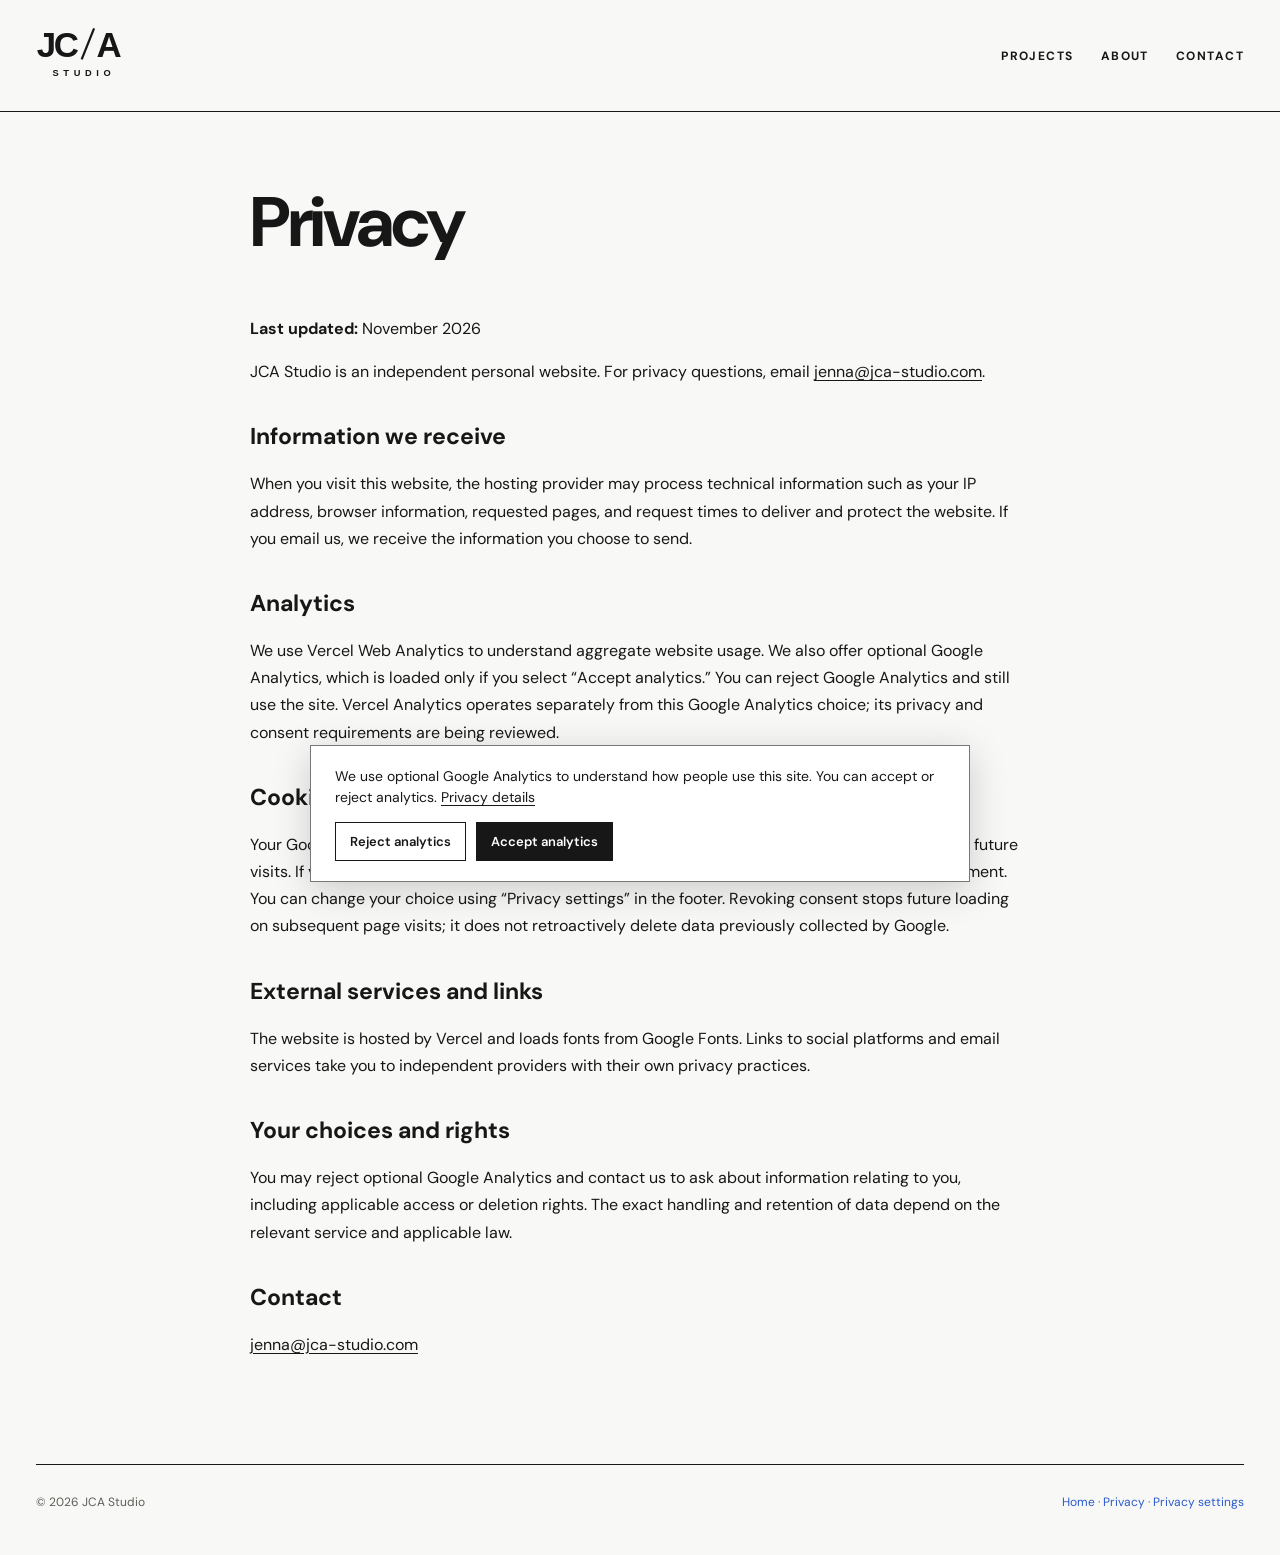
<file: privacy/index.html>
<!doctype html>
<html lang="en"><head><meta charset="utf-8"><meta name="viewport" content="width=device-width,initial-scale=1"><title>Privacy | JCA Studio</title><meta name="description" content="How JCA Studio handles website visitor information."><link rel="canonical" href="https://www.jca-studio.com/privacy/"><link rel="stylesheet" href="/styles.css"><link rel="icon" href="/favicon.svg" type="image/svg+xml"><script defer src="/consent.js"></script></head>
<body><header class="mast"><div class="wrap mast-inner"><a href="/" class="logo" aria-label="JCA Studio home"><svg viewBox="0 0 124 84" role="img" aria-label="JCA Studio" xmlns="http://www.w3.org/2000/svg"><text x="1" y="44" fill="currentColor" font-family="Arial,sans-serif" font-weight="600" font-size="45" letter-spacing="-3.2">JC</text><path d="M59 47 L75 7" stroke="currentColor" stroke-width="2.9"/><text x="78" y="44" fill="currentColor" font-family="Arial,sans-serif" font-weight="600" font-size="45">A</text><text x="62" y="68" text-anchor="middle" fill="currentColor" font-family="Arial,sans-serif" font-size="12" font-weight="700" letter-spacing="6">STUDIO</text></svg></a><nav class="nav" aria-label="Main navigation"><a href="/journal/">Projects</a><a href="/#about">About</a><a href="/#contact">Contact</a></nav></div></header>
<main class="wrap privacy-page"><h1>Privacy</h1><p><strong>Last updated:</strong> November 2026</p><p>JCA Studio is an independent personal website. For privacy questions, email <a href="mailto:jenna@jca-studio.com">jenna@jca-studio.com</a>.</p>
<h2>Information we receive</h2><p>When you visit this website, the hosting provider may process technical information such as your IP address, browser information, requested pages, and request times to deliver and protect the website. If you email us, we receive the information you choose to send.</p>
<h2>Analytics</h2><p>We use Vercel Web Analytics to understand aggregate website usage. We also offer optional Google Analytics, which is loaded only if you select “Accept analytics.” You can reject Google Analytics and still use the site. Vercel Analytics operates separately from this Google Analytics choice; its privacy and consent requirements are being reviewed.</p>
<h2>Cookies and local storage</h2><p>Your Google Analytics choice is stored in your browser's local storage so it can be remembered on future visits. If you accept Google Analytics, Google may use cookies or similar technologies for measurement. You can change your choice using “Privacy settings” in the footer. Revoking consent stops future loading on subsequent page visits; it does not retroactively delete data previously collected by Google.</p>
<h2>External services and links</h2><p>The website is hosted by Vercel and loads fonts from Google Fonts. Links to social platforms and email services take you to independent providers with their own privacy practices.</p>
<h2>Your choices and rights</h2><p>You may reject optional Google Analytics and contact us to ask about information relating to you, including applicable access or deletion rights. The exact handling and retention of data depend on the relevant service and applicable law.</p>
<h2>Contact</h2><p><a href="mailto:jenna@jca-studio.com">jenna@jca-studio.com</a></p></main>
<footer class="wrap footer"><span>© 2026 JCA Studio</span><span><a href="/">Home</a> · <a href="/privacy/">Privacy</a> · <a href="#" data-privacy-settings>Privacy settings</a></span></footer></body></html>
</file>
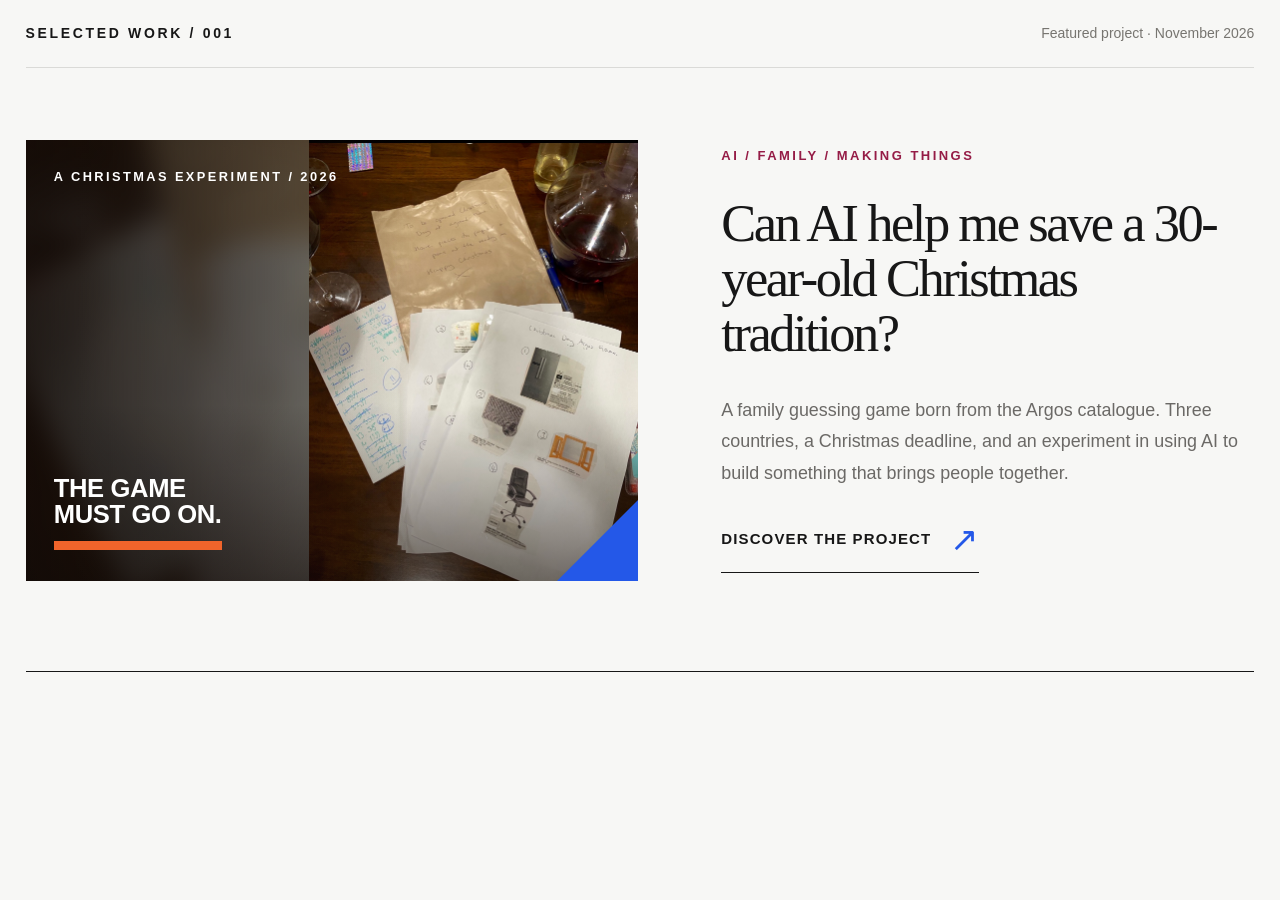
<file: preview.html>
<!doctype html><html lang="en"><head><meta charset="utf-8"><meta name="viewport" content="width=device-width,initial-scale=1"><title>JCA Studio — Selected Work preview</title><link rel="stylesheet" href="selected-work.css"><style>body{margin:0;background:#f7f7f5}main{padding:24px clamp(18px,2vw,36px);max-width:1780px;margin:auto}</style></head><body><main><!-- Replace only the existing Selected Work / 001 feature section with this block. -->
<!-- Update the project URLs to the existing website routes if different. -->
<section class="jca-work-feature" id="work" aria-labelledby="jca-christmas-title">
  <div class="jca-work-feature__meta">
    <span class="jca-work-feature__index">SELECTED WORK / 001</span>
    <span class="jca-work-feature__date">Featured project · November 2026</span>
  </div>
  <div class="jca-work-feature__grid">
    <a class="jca-work-feature__art" href="/christmas-project/" aria-label="Discover the Christmas game project">
      <!-- Real, unaltered photograph: handwritten note, actual Argos cutouts, four items, original guessing sheets. -->
      <img class="jca-work-feature__photo" src="assets/argos-game-original.jpg" alt="Original family Christmas Argos guessing game with handwritten envelope, four product cutouts, scored guessing sheets and wine on a wooden table" loading="lazy" />
      <span class="jca-work-feature__eyebrow">A CHRISTMAS EXPERIMENT / 2026</span>
      <span class="jca-work-feature__art-bottom"><span class="jca-work-feature__tagline">THE GAME<br>MUST GO ON.</span><span class="jca-work-feature__rule" aria-hidden="true"></span></span>
      <span class="jca-work-feature__corner" aria-hidden="true"></span>
    </a>
    <div class="jca-work-feature__content">
      <p class="jca-work-feature__category">AI / FAMILY / MAKING THINGS</p>
      <h2 class="jca-work-feature__title" id="jca-christmas-title">Can AI help me save a 30-year-old Christmas tradition?</h2>
      <p class="jca-work-feature__description">A family guessing game born from the Argos catalogue. Three countries, a Christmas deadline, and an experiment in using AI to build something that brings people together.</p>
      <a class="jca-work-feature__link" href="/christmas-project/">DISCOVER THE PROJECT <span class="jca-work-feature__link-arrow" aria-hidden="true">↗</span></a>
    </div>
  </div>
  <hr class="jca-work-feature__bottom" />
</section>
</main></body></html>
</file>
<file: styles.css>
@import url('https://fonts.googleapis.com/css2?family=DM+Sans:wght@400;500;600;700&family=Fraunces:opsz,wght,SOFT,WONK@9..144,400,0,0;9..144,600,0,0&display=swap');
:root{--paper:#F8F8F6;--ink:#171717;--soft:#5F5C57;--rule:#D9D9D4;--burgundy:#8B1744;--orange:#F2632E;--blue:#295ACD;--sans:'DM Sans',Arial,sans-serif;--serif:'Fraunces',Georgia,serif}
*{box-sizing:border-box}html{scroll-behavior:smooth}body{margin:0;background:var(--paper);color:var(--ink);font-family:var(--sans);-webkit-font-smoothing:antialiased}a{color:inherit;text-decoration:none}a:hover{text-decoration:underline;text-underline-offset:5px}a:focus-visible,button:focus-visible{outline:3px solid var(--blue);outline-offset:4px}.wrap{width:min(1260px,calc(100% - 72px));margin:auto}.mast{border-bottom:1px solid var(--ink)}.mast-inner{display:flex;align-items:center;justify-content:space-between;padding:23px 0;gap:20px}.logo{width:96px;display:block}.logo svg{display:block;width:100%;height:auto}.nav{display:flex;gap:27px;font-size:12px;font-weight:700;letter-spacing:.12em;text-transform:uppercase}.nav a:hover,.link:hover{color:var(--blue)}.eyebrow{color:var(--burgundy);font-size:12px;line-height:1.5;font-weight:700;letter-spacing:.18em;text-transform:uppercase}.hero{padding:83px 0 96px;border-bottom:1px solid var(--ink)}h1,h2,h3,p{margin-top:0}.hero h1{max-width:1120px;font-family:var(--serif);font-size:clamp(62px,8.1vw,120px);line-height:1.02;letter-spacing:-.055em;font-weight:400;margin:30px 0 34px}.hero h1 em{font-style:normal;color:var(--blue)}.hero .intro{max-width:650px;color:#444444;font-size:clamp(18px,2vw,23px);line-height:1.55}.dot{color:var(--burgundy)}.link{display:inline-flex;gap:15px;align-items:center;font-weight:700;border-bottom:1px solid var(--ink);padding:12px 0;font-size:13px;letter-spacing:.08em;text-transform:uppercase}.link .arrow{color:var(--blue);font-size:24px}.section-head{display:flex;justify-content:space-between;align-items:baseline;padding:28px 0 20px;border-bottom:1px solid var(--rule)}.section-head h2{font-size:13px;text-transform:uppercase;letter-spacing:.15em;margin:0}.section-head span{font-size:12px;color:var(--soft)}.feature{display:grid;grid-template-columns:1.15fr 1fr;gap:7%;padding:58px 0 110px;border-bottom:1px solid var(--ink);align-items:center}.graphic{background:var(--ink);min-height:440px;position:relative;overflow:hidden;display:flex;flex-direction:column;justify-content:space-between;padding:30px;color:var(--paper)}.graphic .tiny{font-size:11px;letter-spacing:.17em;text-transform:uppercase}.graphic .big{font-family:var(--serif);font-size:clamp(75px,10vw,160px);line-height:.8;letter-spacing:-.09em;color:var(--paper);transform:rotate(-6deg);align-self:center}.graphic .big span{color:var(--orange)}.graphic .bottom{display:flex;justify-content:space-between;align-items:center}.graphic .ring{width:75px;height:75px;border:2px solid var(--blue);border-radius:100%;display:grid;place-items:center;font-size:34px}.feature h3{font-family:var(--serif);font-weight:400;font-size:clamp(38px,4vw,66px);line-height:1.1;letter-spacing:-.045em;margin:23px 0}.description{font-size:17px;line-height:1.75;color:var(--soft);max-width:570px}.split{display:grid;grid-template-columns:1fr 1fr;gap:8%;padding:65px 0 110px}.split h3{font-size:clamp(31px,3.2vw,53px);font-family:var(--serif);font-weight:400;line-height:1.16;letter-spacing:-.04em}.split p{color:var(--soft);font-size:17px;line-height:1.7}.footer{border-top:1px solid var(--ink);padding:29px 0 45px;display:flex;justify-content:space-between;gap:20px;color:var(--soft);font-size:12px}.footer a{color:var(--blue)}.article-header{max-width:930px;padding:94px 0 52px}.article-header h1{font:400 clamp(46px,6vw,92px)/1.08 var(--serif);letter-spacing:-.055em;margin:25px 0}.subtitle{color:var(--soft);font-size:20px;line-height:1.65;max-width:680px}.byline{font-size:12px;font-weight:700;text-transform:uppercase;letter-spacing:.12em;margin-top:35px}.article-grid{display:grid;grid-template-columns:210px minmax(0,760px);gap:85px;border-top:1px solid var(--ink);padding-top:65px;padding-bottom:110px}.aside{font-size:12px;line-height:1.8;color:var(--soft);letter-spacing:.08em;text-transform:uppercase}.article{font-size:19px;line-height:1.8}.article p{margin:0 0 29px}.article h2{font:400 38px/1.2 var(--serif);letter-spacing:-.03em;margin:62px 0 24px}.article strong{font-weight:700}.article .pull{font:400 clamp(27px,3vw,43px)/1.25 var(--serif);color:var(--burgundy);letter-spacing:-.025em;border-left:4px solid var(--orange);padding:8px 0 8px 25px;margin:45px 0}.article .note{font-size:15px;color:var(--soft);border-top:1px solid var(--rule);padding-top:20px}.article a{color:var(--blue);text-decoration:underline;text-underline-offset:4px}.back{color:var(--blue);font-size:13px;text-transform:uppercase;font-weight:700;letter-spacing:.08em;display:inline-block;margin:30px 0}.listing{padding:50px 0 125px}.entry{display:grid;grid-template-columns:160px 1fr;gap:25px;padding:37px 0;border-top:1px solid var(--rule)}.entry h2{font:400 clamp(29px,3.6vw,51px)/1.18 var(--serif);letter-spacing:-.035em;margin:0 0 15px}.entry p{max-width:690px;color:var(--soft);line-height:1.6}.badge{font-size:11px;color:var(--burgundy);font-weight:700;letter-spacing:.13em;text-transform:uppercase}.eyebrow.dark{color:var(--blue)}@media(max-width:850px){.wrap{width:calc(100% - 38px)}.mast-inner{padding:17px 0}.nav{gap:17px;font-size:10px}.logo{width:85px}.hero{padding:70px 0}.hero h1{font-size:clamp(56px,13vw,88px)}.feature{grid-template-columns:1fr;gap:35px;padding:35px 0 75px}.graphic{min-height:340px}.split{grid-template-columns:1fr;gap:20px}.article-grid{grid-template-columns:1fr;gap:25px}.aside{border-bottom:1px solid var(--rule);padding-bottom:15px}.article-header{padding-top:70px}.entry{grid-template-columns:1fr;gap:12px}}@media(max-width:430px){.nav{gap:12px}.hero h1{font-size:54px}.graphic .big{font-size:95px}.article{font-size:17px}.article-header h1{font-size:46px}}@media(prefers-reduced-motion:reduce){html{scroll-behavior:auto}}

/* Revision 02: editorial direction, consistent type, reusable contact & receipts */
.hero>.eyebrow{color:var(--orange)}
.hero .intro{font-family:var(--sans);font-weight:400}
.journal-title{font-family:var(--sans)!important;font-weight:600!important;letter-spacing:-.065em!important;line-height:1.07!important;font-size:clamp(50px,6.8vw,100px)!important;max-width:950px}
.journal-date{color:var(--orange)}
.contact-section{padding-bottom:110px}
.contact-grid{display:grid;grid-template-columns:1fr 1fr;gap:9%;padding-top:55px}
.contact-grid h2{font:400 clamp(38px,4.7vw,68px)/1.1 var(--serif);letter-spacing:-.05em;margin:0}
.contact-detail p{font-size:18px;line-height:1.65;color:var(--soft);max-width:490px;margin-bottom:30px}
.contact-link{display:flex;justify-content:space-between;align-items:center;gap:15px;border-top:1px solid var(--rule);padding:21px 0;font-weight:600;font-size:17px;overflow-wrap:anywhere}
.contact-link span{color:var(--blue);font-size:25px}
.contact-link:last-child{border-bottom:1px solid var(--rule)}
.ai-receipts{margin:75px 0 50px;padding:30px 0;border-top:2px solid var(--ink);border-bottom:1px solid var(--rule)}
.receipts-index{font-size:11px;font-weight:700;color:var(--orange);letter-spacing:.15em;text-transform:uppercase}
.article .ai-receipts h2{font-family:var(--sans);font-size:clamp(32px,3.5vw,48px);font-weight:700;letter-spacing:-.055em;margin:14px 0}
.article .ai-receipts .receipts-top p{font-size:16px;line-height:1.65;color:var(--soft);margin:0 0 22px}
.receipt-list{margin:0}
.receipt-list>div{display:grid;grid-template-columns:145px 1fr;gap:25px;padding:18px 0;border-top:1px solid var(--rule)}
.receipt-list dt{font-weight:700;font-size:16px}.receipt-list dd{margin:0;font-size:16px;line-height:1.6;color:var(--soft)}
.article .ai-receipts .receipt-fineprint{margin:20px 0 0;font-size:13px;color:var(--soft)}
@media(max-width:850px){.contact-grid{grid-template-columns:1fr;gap:22px}.contact-section{padding-bottom:70px}.nav{gap:15px}.hero{padding:65px 0 75px}}
@media(max-width:430px){.nav{gap:9px;font-size:9px}.logo{width:72px}.receipt-list>div{grid-template-columns:1fr;gap:5px}.contact-link{font-size:15px}.hero h1{font-size:clamp(46px,12vw,56px)}}


/* Revision 04 — authentic Argos photo in Selected Work; original source remains unaltered. */
.graphic--argos{isolation:isolate;min-height:440px;padding:30px;justify-content:space-between;background:#24170f;text-decoration:none}
.graphic--argos:hover{text-decoration:none}
.argos-photo{position:absolute;inset:0;width:100%;height:100%;object-fit:cover;object-position:50% 47%;z-index:-2}
.argos-shade{position:absolute;inset:0;z-index:-1;background:linear-gradient(0deg,rgba(10,9,8,.87) 0%,rgba(10,9,8,.49) 22%,transparent 58%),linear-gradient(180deg,rgba(10,9,8,.36),transparent 23%);pointer-events:none}
.graphic--argos .argos-kicker{font-weight:600;text-shadow:0 1px 8px rgba(0,0,0,.65);position:relative;z-index:1}
.argos-tagline{display:block;align-self:flex-start;position:relative;z-index:1;font-family:var(--sans);font-size:clamp(27px,3vw,43px);font-weight:700;line-height:1.08;letter-spacing:-.055em;text-transform:uppercase;text-shadow:0 2px 10px rgba(0,0,0,.45);padding-bottom:21px}
.argos-period{color:var(--orange)}
.argos-rule{display:block;position:absolute;bottom:0;left:0;width:100%;height:7px;background:var(--orange)}
.argos-cobalt{position:absolute;right:0;bottom:0;width:83px;height:83px;background:var(--blue);clip-path:polygon(100% 0,100% 100%,0 100%);z-index:1}
.graphic--argos:focus-visible{outline-offset:6px}
@media(max-width:850px){.graphic--argos{min-height:420px}.argos-tagline{font-size:clamp(29px,6vw,43px)}}
@media(max-width:430px){.graphic--argos{min-height:390px;padding:22px}.argos-tagline{font-size:32px}.argos-cobalt{width:65px;height:65px}}

/* Revision 09: approved About, Contact and article */
.contact-grid h2{font-family:var(--sans);font-weight:700;letter-spacing:-.055em;line-height:1.04}
.contact-link{display:flex;justify-content:flex-start;align-items:center;gap:12px}.contact-link span{margin-left:0}
.bio-location{margin-top:28px;font-size:1.02rem}.bio-location span{color:var(--burgundy)}.bio-meta{font-size:.88rem;color:var(--soft);margin-top:8px}
.journal-title{font-size:clamp(2.5rem,6vw,5rem)}
.story-hero{display:grid;grid-template-columns:minmax(260px,.86fr) minmax(0,1.14fr);gap:clamp(24px,5vw,90px);align-items:center;padding-top:76px;padding-bottom:70px}
.story-photo{margin:0}.story-photo img{width:100%;height:auto;max-height:560px;object-fit:cover;display:block}.story-photo figcaption{font-family:var(--sans);font-size:.69rem;letter-spacing:.08em;text-transform:uppercase;color:var(--soft);padding-top:12px}
.story-heading h1{font-family:var(--sans);font-weight:600;font-size:clamp(2.55rem,4.1vw,5.2rem);line-height:1.08;letter-spacing:-.052em;margin:21px 0}
.story-heading .subtitle{font-size:clamp(1.05rem,1.5vw,1.35rem);line-height:1.55}
.share-tools{display:flex;align-items:center;flex-wrap:wrap;gap:12px 22px;margin-top:26px;font-family:var(--sans);font-size:.83rem}.share-tools a,.share-tools button{color:var(--blue);font:inherit;font-weight:700;background:transparent;border:none;padding:6px 0;cursor:pointer;text-decoration:none}.share-tools button:hover,.share-tools a:hover{text-decoration:underline}.copy-feedback{font-size:.73rem;color:var(--soft)}
.story-article{max-width:810px;padding-bottom:110px}.story-article>p{font-size:1.13rem;line-height:1.82;margin:0 0 24px}.story-article>h2{font-family:var(--sans);font-weight:700;letter-spacing:-.035em;font-size:clamp(1.55rem,3vw,2.3rem);margin:56px 0 25px}.story-article a{color:var(--blue)}
.story-pull{font-family:var(--sans);font-weight:600;letter-spacing:-.034em;font-size:clamp(1.5rem,2.6vw,2.25rem);line-height:1.33;color:var(--ink);border-left:6px solid var(--orange);padding:14px 0 14px 27px;margin:46px 0}.blue{color:var(--blue)}.burgundy{color:var(--burgundy)}
.story-receipts{background:#fff2e8;padding:28px 30px;margin-top:60px}.story-receipts h2{font-family:var(--sans);font-size:1.5rem;letter-spacing:-.04em;margin:0 0 8px}.story-receipts>p{font-size:.9rem;line-height:1.5}.story-receipts dl{margin:20px 0;display:grid;gap:11px}.story-receipts dl>div{display:grid;grid-template-columns:140px 1fr;gap:12px}.story-receipts dt{font-weight:700}.story-receipts dd{margin:0}
.story-fineprint{border-top:1px solid var(--rule);padding-top:22px;margin-top:35px}.story-fineprint h2{font-family:var(--sans);font-size:.86rem;letter-spacing:.12em;text-transform:uppercase}.story-fineprint p{font-size:.86rem;line-height:1.6;color:var(--soft)}.story-cta{margin-top:40px!important}.story-back{margin-top:32px!important}
@media(max-width:760px){.story-hero{grid-template-columns:1fr;gap:30px;padding-top:32px;padding-bottom:45px}.story-photo img{max-height:420px;object-position:center 35%}.story-heading h1{font-size:clamp(2.45rem,10vw,3.6rem)}.story-article>p{font-size:1.03rem}.story-receipts{padding:23px 20px}.story-receipts dl>div{grid-template-columns:1fr;gap:2px}}

/* Circular social sharing controls */
.article-share{margin:26px 0 32px}
.article-share-title{font-family:var(--sans);font-size:1.05rem;font-weight:600;line-height:1.2;margin-bottom:16px;color:var(--ink)}
.article-share-buttons{display:flex;align-items:center;gap:14px;flex-wrap:wrap}
.article-share .share-icon{width:52px;height:52px;border:1.7px solid var(--ink);border-radius:50%;display:inline-flex;justify-content:center;align-items:center;flex:0 0 auto;background:transparent;color:var(--ink);padding:0;text-decoration:none;cursor:pointer;transition:background .16s ease,color .16s ease,transform .16s ease}
.article-share .share-icon:hover,.article-share .share-icon:focus-visible{background:var(--ink);color:white;transform:translateY(-2px);outline-offset:3px}
.article-share .share-icon svg{width:25px;height:25px;display:block}
.article-share .share-brand span{font-family:Arial,Helvetica,sans-serif;font-size:24px;font-weight:800;letter-spacing:-.06em;line-height:1}
.article-share .share-facebook span{font-size:29px;letter-spacing:0}
.article-share .share-message{font-family:var(--sans);font-size:.75rem;color:var(--soft);display:block;margin-top:10px;min-height:1em}
@media(max-width:760px){.article-share-buttons{gap:10px}.article-share .share-icon{width:46px;height:46px}.article-share .share-icon svg{width:23px;height:23px}}

/* Editorial typography alignment: use the approved contemporary headline face */
.hero h1,.feature h3,.split h3{font-family:var(--sans);font-weight:600;letter-spacing:-.055em}
.hero h1{line-height:1.04}
.feature h3{line-height:1.09}
.split h3{line-height:1.12}

/* Revision 10: compact editorial reading rhythm and authentic square image */
.hero{padding-bottom:62px}
.section-head .project-date{font-weight:700;color:var(--ink);letter-spacing:.08em;text-transform:uppercase}
.link .arrow,.contact-link span{font-family:Arial,sans-serif;font-weight:400;font-size:23px;line-height:1;display:inline-block}
.link{gap:10px}
.contact-link{gap:10px}
.story-hero{grid-template-columns:minmax(0,1fr) minmax(0,1.06fr);gap:clamp(24px,4vw,56px);align-items:center;padding-top:48px;padding-bottom:38px}
.story-photo{width:100%;min-width:0}
.story-photo img{width:100%;height:auto;aspect-ratio:1/1;object-fit:cover;object-position:50% 55%;filter:brightness(1.075) contrast(1.06) saturate(1.15);max-height:none;display:block}
.story-photo figcaption{font-size:.66rem;letter-spacing:.07em;padding-top:9px}
.story-heading h1{font-size:clamp(2.25rem,3.6vw,4.45rem);line-height:1.07;margin:15px 0 17px}
.story-heading .subtitle{font-size:clamp(1rem,1.35vw,1.18rem);line-height:1.47;margin-bottom:12px}
.story-heading .byline{margin-top:16px}
.article-share{margin:18px 0 0}
.article-share-title{font-size:.87rem;margin-bottom:10px}
.article-share-buttons{gap:11px}
.article-share .share-icon{width:43px;height:43px;border-width:1.5px}
.article-share .share-icon svg{width:21px;height:21px}
.article-share .share-brand span{font-size:21px}
.article-share .share-facebook span{font-size:24px}
.story-article{max-width:735px;padding-bottom:65px}
.story-article>p{font-size:1.075rem;line-height:1.65;margin-bottom:17px}
.story-article>h2{font-size:clamp(1.43rem,2.2vw,1.9rem);line-height:1.16;margin:36px 0 16px;letter-spacing:-.03em}
.story-pull{font-size:clamp(1.45rem,2.2vw,1.95rem);line-height:1.34;margin:29px 0;padding:8px 0 8px 20px;border-left-width:5px}
.story-receipts{margin-top:37px;padding:25px 28px}
.story-receipts h2{font-size:1.48rem}
.story-receipts>p{margin:8px 0;font-size:.875rem;line-height:1.48}
.story-receipts dl{margin:15px 0;gap:8px}
.story-receipts dl>div{grid-template-columns:130px 1fr;gap:10px;line-height:1.5;font-size:.9rem}
.story-fineprint{padding-top:17px;margin-top:24px}
.story-fineprint h2{margin:0 0 9px}
.story-fineprint p{margin:0;font-size:.8rem;line-height:1.55}
.story-cta{margin-top:25px!important}
.story-cta p{font-size:1.025rem;line-height:1.65;margin:0 0 6px}
.story-back{margin-top:18px!important}
@media(max-width:760px){
.hero{padding-bottom:45px}
.story-hero{grid-template-columns:1fr;gap:23px;padding-top:28px;padding-bottom:27px}
.story-photo img{height:auto;aspect-ratio:1/1;max-height:none;object-position:50% 55%}
.story-heading h1{font-size:clamp(2.2rem,9vw,3.5rem);margin:12px 0 14px}
.story-article>p{font-size:1.02rem;line-height:1.62;margin-bottom:16px}
.story-article>h2{margin:30px 0 13px}
.story-receipts{padding:22px 19px}
.story-receipts dl>div{grid-template-columns:1fr;gap:2px}
}

/* Revision 11: cohesive About + Contact editorial block */
.about-contact{padding-bottom:85px}
.about-contact-grid{display:grid;grid-template-columns:minmax(250px,.8fr) minmax(0,1.2fr);gap:clamp(28px,6vw,100px);padding-top:48px}
.about-contact-intro h3{font-family:var(--sans);font-weight:600;font-size:clamp(3.25rem,6vw,6rem);line-height:1;letter-spacing:-.065em;margin:10px 0 0}
.about-contact-content>p{font-size:17px;line-height:1.68;color:var(--soft);margin:0 0 20px}
.about-credentials{margin:24px 0 26px}
.about-credentials .bio-location{margin:0 0 12px;font-size:1rem;line-height:1.45}
.about-credentials .bio-meta{font-size:.91rem;margin:5px 0;line-height:1.55;color:var(--soft)}
.about-contact-links{scroll-margin-top:35px;border-top:1px solid var(--rule);padding-top:22px}
.about-contact-links h4{font-family:var(--sans);font-size:1.1rem;font-weight:600;letter-spacing:-.025em;margin:0 0 14px}
.about-contact-links .contact-link{font-size:1rem;padding:15px 0}
.about-contact-links .contact-link span{font-family:Arial,sans-serif;font-size:23px;font-weight:400}
@media(max-width:850px){.about-contact{padding-bottom:58px}.about-contact-grid{grid-template-columns:1fr;gap:18px;padding-top:26px}.about-contact-intro h3{font-size:clamp(3.4rem,12vw,5rem)}.about-contact-content>p{font-size:16px;line-height:1.58;margin-bottom:15px}.about-credentials{margin:19px 0 20px}.about-contact-links{padding-top:18px}}

/* Refined end-of-article receipts, disclaimer and navigation */
.story-end{max-width:735px;margin:35px auto 0}
.story-end .story-receipts{background:#FFF8F4;margin:0;padding:22px 25px;border-left:3px solid var(--orange)}
.story-end .receipts-heading{display:flex;align-items:center;gap:10px}
.story-end .receipts-mark{width:9px;height:9px;background:var(--orange);border-radius:50%;flex:0 0 auto}
.story-end .story-receipts h2{font-family:var(--sans);font-size:1.22rem;font-weight:700;line-height:1.2;letter-spacing:-.035em;margin:0}
.story-end .receipts-intro{font-size:.86rem;line-height:1.5;margin:8px 0 15px;color:var(--soft)}
.story-end .receipts-entries{display:grid;gap:8px;margin:0}
.story-end .receipts-entries>div{display:grid;grid-template-columns:118px 1fr;gap:12px;align-items:baseline;font-size:.88rem;line-height:1.5}
.story-end .receipts-entries dt{font-weight:700}
.story-end .receipts-entries dd{margin:0;color:var(--ink)}
.story-end .receipts-footnote{font-size:.78rem;line-height:1.5;color:var(--soft);margin:14px 0 0}
.story-end .story-fineprint{border:0;padding:0;margin:18px 0 0}
.story-end .story-fineprint h2{font-size:.73rem;letter-spacing:.12em;margin:0 0 6px}
.story-end .story-fineprint p{font-size:.79rem;line-height:1.48;margin:0;color:var(--soft)}
.story-close{margin-top:23px}
.story-close>p{font-size:1rem;line-height:1.6;margin:0 0 13px}
.story-close-links{display:flex;align-items:center;gap:15px 32px;flex-wrap:wrap}
.story-close-links a{font-family:var(--sans);font-size:.82rem;font-weight:700;letter-spacing:.075em;text-transform:uppercase;color:var(--blue);text-decoration:none;display:inline-flex;align-items:center;gap:8px;border-bottom:1px solid var(--ink);padding:8px 0}
.story-close-links a span{font-size:20px;font-weight:400;line-height:1}
.story-close-links a:hover{text-decoration:none;color:var(--burgundy)}
@media(max-width:760px){.story-end{margin-top:28px}.story-end .story-receipts{padding:19px 17px}.story-end .receipts-entries>div{grid-template-columns:1fr;gap:1px}.story-close-links{gap:10px 24px}}

/* Editorial color accents in article closing sections */
.story-end .receipts-icon{width:23px;height:23px;flex:0 0 23px;color:var(--orange);display:block}
.story-end .story-fineprint{border-left:3px solid var(--burgundy);padding:3px 0 3px 19px;margin-top:23px}
.story-end .story-close{border-left:3px solid var(--blue);padding:3px 0 3px 19px;margin-top:22px}
.story-end .story-close-links{margin-top:12px}
@media(max-width:760px){.story-end .story-fineprint,.story-end .story-close{padding-left:14px}.story-end .receipts-icon{width:21px;height:21px;flex-basis:21px}}

/* Launch editorial polish: a right-positioned reading column with left-aligned copy.
   Shared typography values are kept together for consistent future journal entries. */
.story-article{max-width:735px;min-width:0}
.story-article>p{font-size:1.075rem;line-height:1.65;margin:0 0 17px}
.story-article>h2{font-family:var(--sans);font-weight:700;font-size:clamp(1.43rem,2.2vw,1.9rem);line-height:1.16;letter-spacing:-.03em;margin:36px 0 16px}
.story-article>.story-pull{font-size:clamp(1.45rem,2.2vw,1.95rem);line-height:1.34;margin:29px 0;padding:8px 0 8px 20px}
.story-end{width:100%;max-width:100%;margin:35px 0 0}
@media(min-width:851px){
  .story-article{margin-left:auto;margin-right:max(36px,calc((100vw - 1260px)/2))}
}
@media(max-width:850px){
  /* Let Hello be the sole section introduction and add a small cobalt flourish. */
  .about-contact-grid{gap:10px;padding-top:21px}
  .about-contact-intro .eyebrow{display:none}
  .about-contact-intro h3{font-size:clamp(3.35rem,11vw,4.6rem);margin:0 0 20px}
  .about-contact-intro h3::after{content:"";display:block;width:74px;height:5px;background:var(--blue);margin-top:15px}
  .about-contact-content>p{font-size:16px;line-height:1.58;margin-bottom:14px}
  .about-credentials{margin:17px 0 18px}
  .about-credentials .bio-location{margin-bottom:9px}
  .about-credentials .bio-meta{margin:3px 0;line-height:1.5}
  .about-contact-links{padding-top:16px}
  .about-contact-links h4{font-size:1.04rem;margin-bottom:8px}
  .about-contact-links .contact-link{padding:13px 0}
}
@media(max-width:760px){
  .story-article>p{font-size:1.02rem;line-height:1.62;margin:0 0 16px}
  .story-article>h2{margin:30px 0 13px}
  .story-article>.story-pull{margin:26px 0}
  .story-end{margin-top:28px}
}

/* Visitor privacy controls */
.analytics-consent[hidden]{display:none!important}
.analytics-consent{position:fixed;z-index:1000;bottom:18px;left:18px;right:18px;max-width:660px;margin:auto;background:#fff;color:#171717;border:1px solid #777;box-shadow:0 8px 35px rgba(0,0,0,.18);padding:20px 24px;font-size:14px;line-height:1.5}
.analytics-consent p{margin:0 0 14px}.analytics-consent a,.privacy-page a{text-decoration:underline;text-underline-offset:3px}
.analytics-consent-actions{display:flex;gap:10px;flex-wrap:wrap}
.analytics-consent button{border:1px solid #171717;padding:10px 14px;font:600 13px var(--sans);cursor:pointer;background:white;color:#171717}
.analytics-consent button[data-consent="accepted"]{background:#171717;color:white}
.analytics-consent button:focus-visible{outline:3px solid var(--blue);outline-offset:3px}
.privacy-page{max-width:780px;padding-top:65px;padding-bottom:90px}.privacy-page h1{font-size:clamp(40px,6vw,70px);letter-spacing:-.05em}.privacy-page h2{margin-top:36px;font-size:23px}.privacy-page p{line-height:1.7}
</file>
<file: selected-work.css>
/* JCA Studio | Selected Work / 001 — add after the existing site styles. */
.jca-work-feature { color: #171717; background: #f7f7f5; padding: 0 0 82px; }
.jca-work-feature * { box-sizing: border-box; }
.jca-work-feature__meta { display:flex; justify-content:space-between; align-items:center; gap:1rem; padding: 0 0 25px; border-bottom: 1px solid #dadad7; }
.jca-work-feature__index { font: 700 14px/1.3 Arial,sans-serif; letter-spacing: .19em; }
.jca-work-feature__date { font: 400 14px/1.3 Arial,sans-serif; color:#777570; }
.jca-work-feature__grid { display:grid; grid-template-columns: 1.08fr .94fr; align-items:center; gap: clamp(40px,6.5vw,115px); padding: 72px 0 90px; }
.jca-work-feature__art { display:block; position:relative; overflow:hidden; isolation:isolate; aspect-ratio: 1.39/1; color:#fff; background:#25160f; text-decoration:none; }
.jca-work-feature__art::before { content:""; position:absolute; inset:-12px; background:url('assets/argos-game-original.jpg') center 53% / cover no-repeat; filter: blur(13px) brightness(.55); transform:scale(1.05); z-index:-2; }
.jca-work-feature__photo { position:absolute; right:0; top:0; width:72%; height:100%; object-fit:contain; object-position:right center; z-index:-1; }
.jca-work-feature__art::after { content:""; position:absolute; inset:0; background:linear-gradient(90deg,rgba(18,11,8,.81) 0%,rgba(18,11,8,.51) 27%,transparent 63%),linear-gradient(0deg,rgba(18,11,8,.56),transparent 40%); z-index:-1; pointer-events:none; }
.jca-work-feature__eyebrow { position:absolute; left:4.6%; top:6.5%; font: 600 clamp(10px,1vw,14px)/1.3 Arial,sans-serif; letter-spacing:.19em; }
.jca-work-feature__art-bottom { position:absolute; left:4.6%; bottom:7%; max-width:70%; }
.jca-work-feature__tagline { margin:0; font: 750 clamp(20px,2vw,31px)/1.04 Arial,sans-serif; letter-spacing:-.015em; }
.jca-work-feature__rule { display:block; height:9px; width: min(310px,100%); background:#f0642b; margin-top:13px; }
.jca-work-feature__corner { position:absolute; bottom:0; right:0; width:0; height:0; border-bottom:81px solid #2458e8; border-left:81px solid transparent; }
.jca-work-feature__category { font:700 13px/1.3 Arial,sans-serif; letter-spacing:.19em; color:#951c46; margin: 0 0 31px; }
.jca-work-feature__title { font: 400 clamp(42px,4.1vw,71px)/1.04 Georgia,'Times New Roman',serif; letter-spacing:-.047em; margin:0 0 35px; }
.jca-work-feature__description { font: 400 clamp(17px,1.4vw,22px)/1.75 Arial,sans-serif; color:#6b6966; margin:0 0 40px; max-width:650px; }
.jca-work-feature__link { display:inline-flex; align-items:center; gap:19px; border-bottom:1px solid #171717; padding-bottom:22px; color:#171717; text-decoration:none; font:700 15px/1.2 Arial,sans-serif; letter-spacing:.075em; }
.jca-work-feature__link-arrow { color:#2458e8; font-size:34px; line-height:0.6; font-weight:400; }
.jca-work-feature__bottom { border:0; border-top:1px solid #171717; margin: 0; }
@media (max-width:850px) { .jca-work-feature__grid { grid-template-columns:1fr; gap:40px; padding:38px 0 65px; } .jca-work-feature__title {font-size:clamp(41px,7vw,62px);} .jca-work-feature__art { aspect-ratio: 1.35/1; } }
@media (max-width:520px) { .jca-work-feature__date {font-size:11px;text-align:right;} .jca-work-feature__index {font-size:11px;} .jca-work-feature__art {aspect-ratio: 1.12/1;} .jca-work-feature__photo {width:84%;} .jca-work-feature__art-bottom {max-width:80%;} .jca-work-feature__tagline {font-size:clamp(19px,5.3vw,27px);} .jca-work-feature__rule {height:7px;width:220px;} .jca-work-feature__corner {border-bottom-width:54px;border-left-width:54px;} .jca-work-feature__category {margin-bottom:23px;} .jca-work-feature__description {line-height:1.6;} }
</file>
